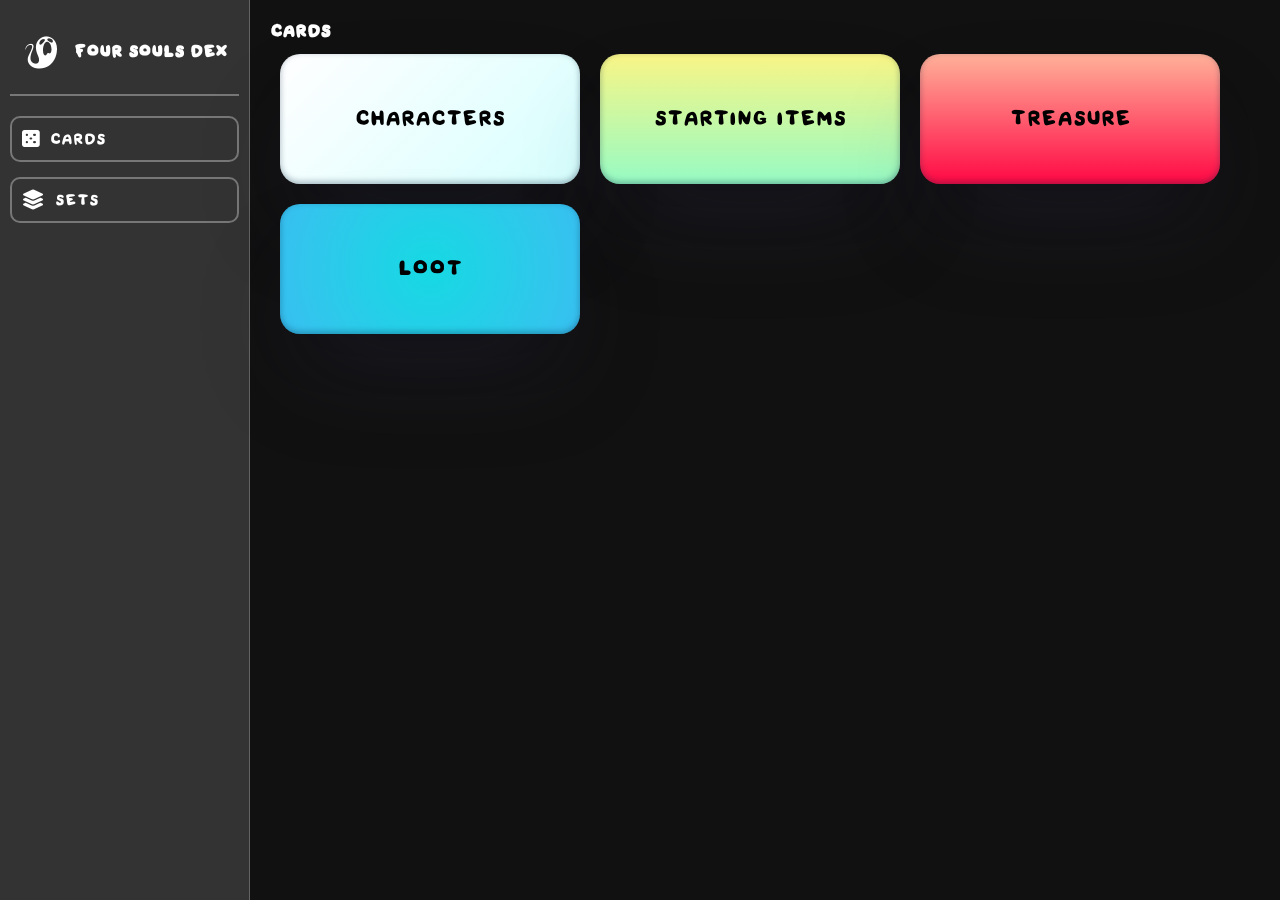
<file: index.html>
<!DOCTYPE html>
<html lang="en">
<head>
    <meta charset="UTF-8">
    <meta name="viewport" content="width=device-width, initial-scale=1.0">
    <title>FourSoulsDex</title>
    <link rel="stylesheet" href="styles/estilos.css">
    <link rel="stylesheet" href="https://cdnjs.cloudflare.com/ajax/libs/font-awesome/6.7.2/css/all.min.css">
</head>
<body>

    <main>
        <!-- Menú -->
        <section id="menu">
            <!-- Logo Contenedor-->
            <div id="logo-cont">
                <img id="image-logo" src="assets/logo.png">
                <h1 id="text-logo">Four Souls Dex</h1>
            </div>
            <hr>
            <!--.........-->
            <!-- CARDS CONTAINER -->
            <div class="container-btn">
                <!-- BOTON CARDS-->
                <button class="btn-menu" data-section="cards">
                    <i class="fa-solid fa-dice-five fa-xl" style="color: rgb(255, 255, 255);"></i>
                    <span>Cards</span>
                </button>
                <!-- BOTON SETS-->
                <button class="btn-menu" data-section="sets">
                    <i class="fa-solid fa-layer-group fa-xl" style="color: rgb(255, 255, 255);"></i>
                    <span>Sets</span>
                </button>
            </div>
        </section>
        <!-- CONTENIDO PRINCIPAL -->
         <section id="contenido-principal">

            <!-- Cards -->
            <div id="cards" class="seccion-contenido active">
                <h1>Cards</h1>
                <div class="cards-container">
                    <button id="btn-char" class="cards-select" onclick="window.location.href='characters.html'">
                        <span>Characters</span>
                    </button>
                    <!-- BOTON DE STARTING ITEMS-->
                    <button id="btn-eternal" class="cards-select">
                        <span>Starting items</span>
                    </button>
                    <!-- TESOROS-->
                     <button id="btn-tesoro" class="cards-select">
                        <span>Treasure</span>
                     </button>
                     <!-- LOOT -->
                      <button id="btn-loot" class="cards-select">
                        <span>Loot</span>
                      </button>
                </div>
            </div>

            <!-- Sets-->
             <div id="sets" class="seccion-contenido">
                <h1> sets </h1>
             </div>
         </section>

    </main>
    
    <script src="scripts/script.js"></script>
</body>
</html>
</file>
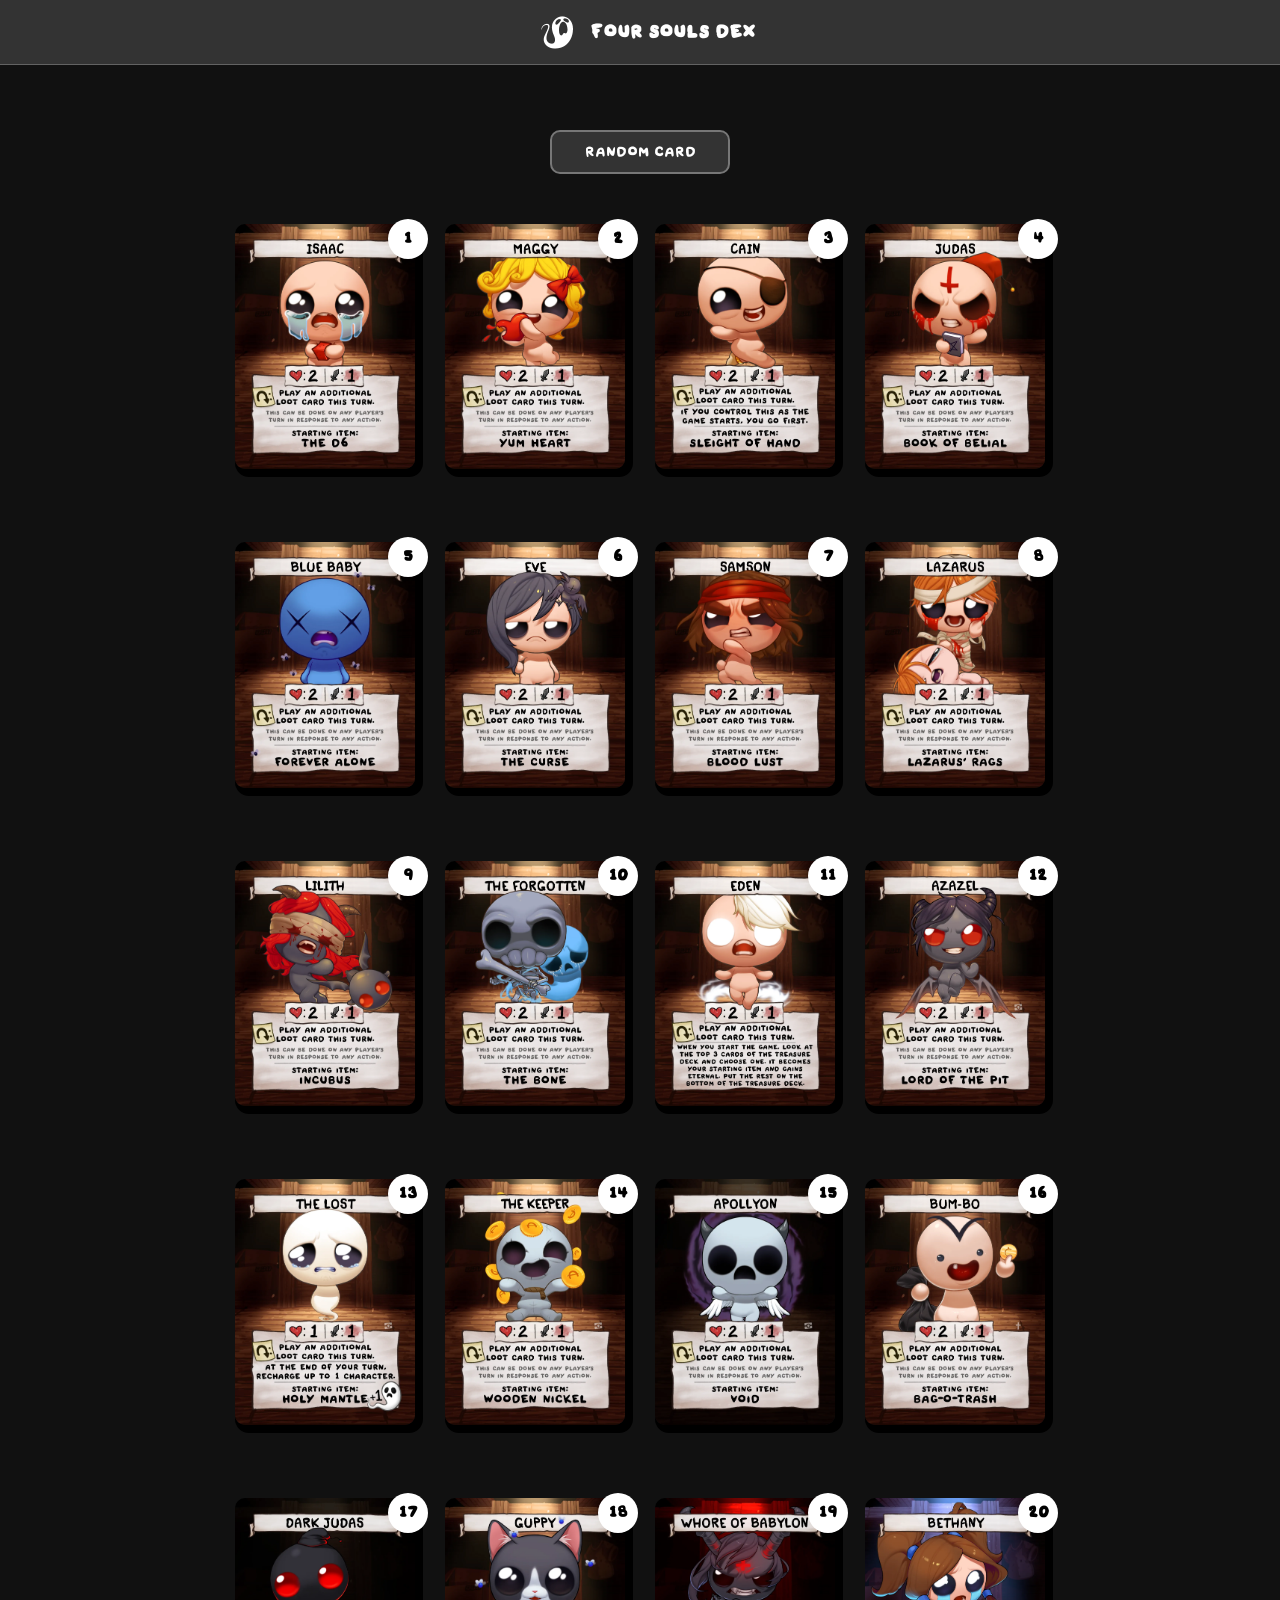
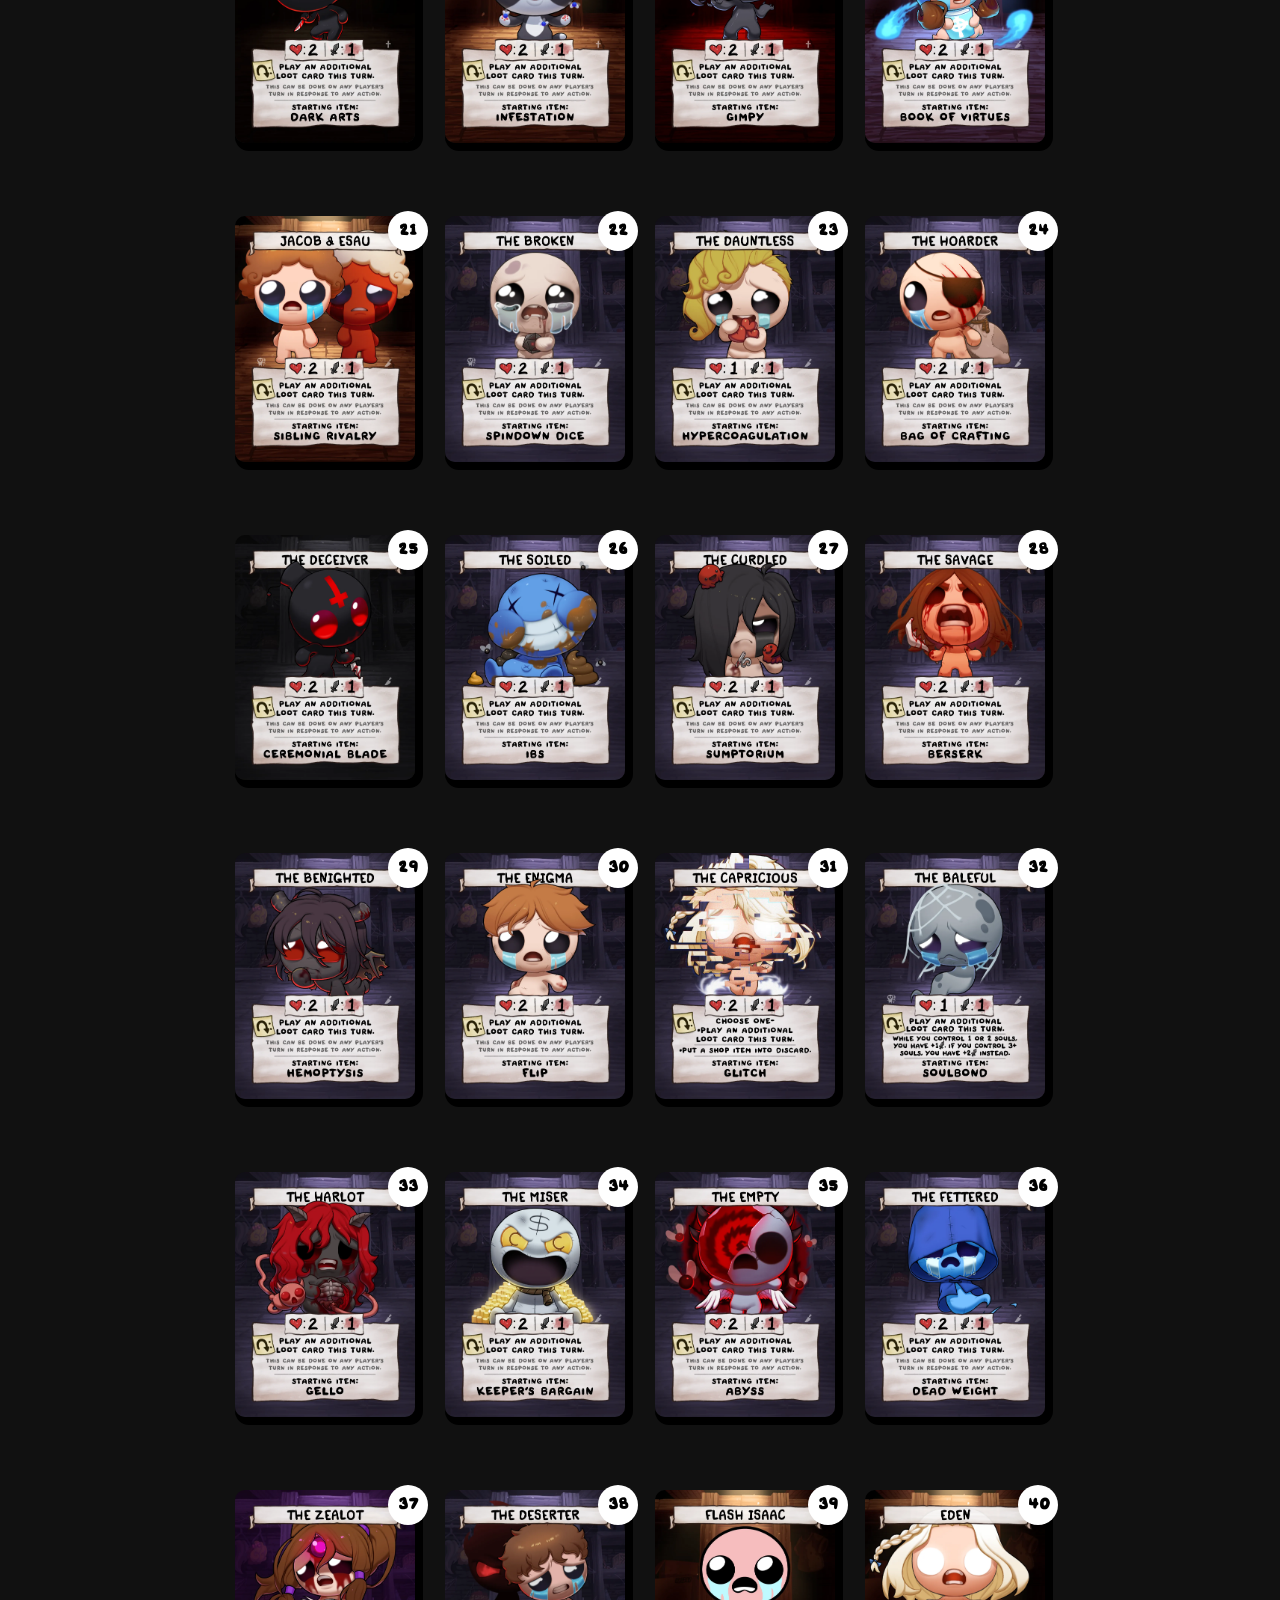
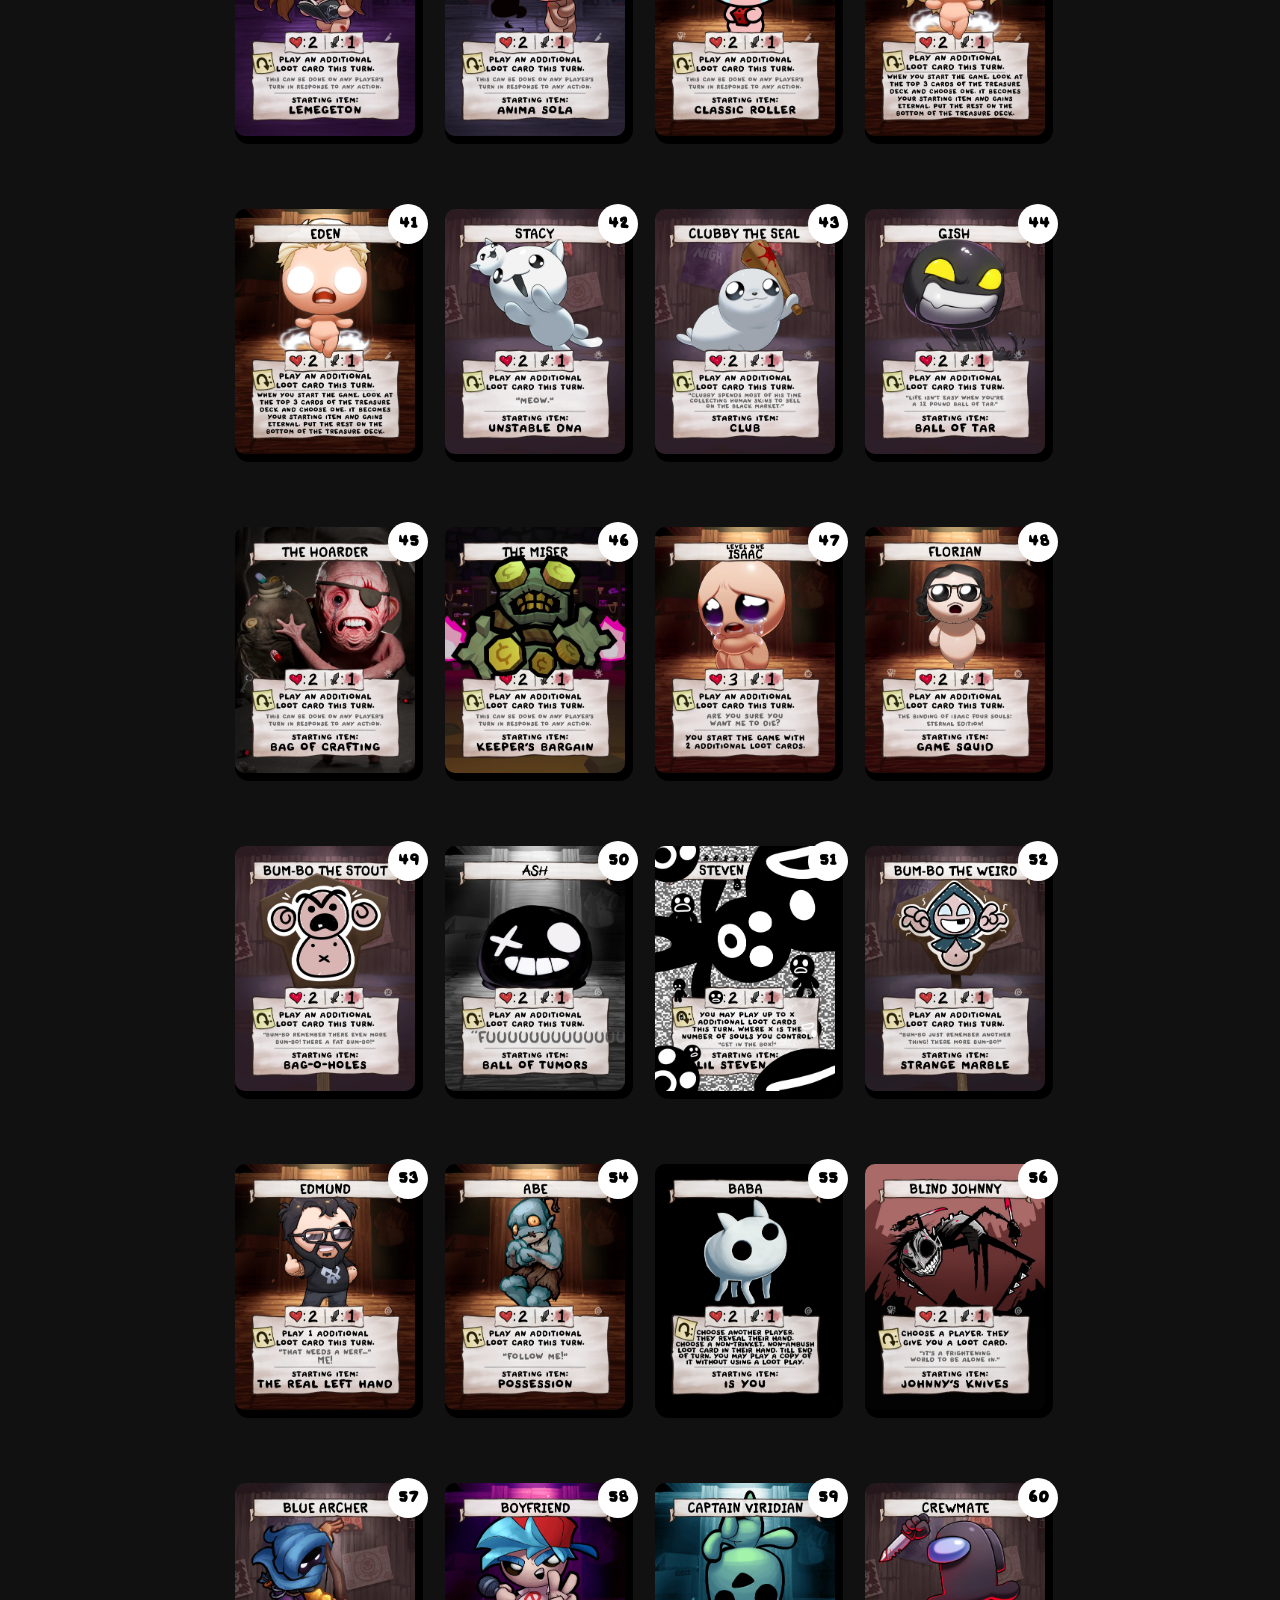
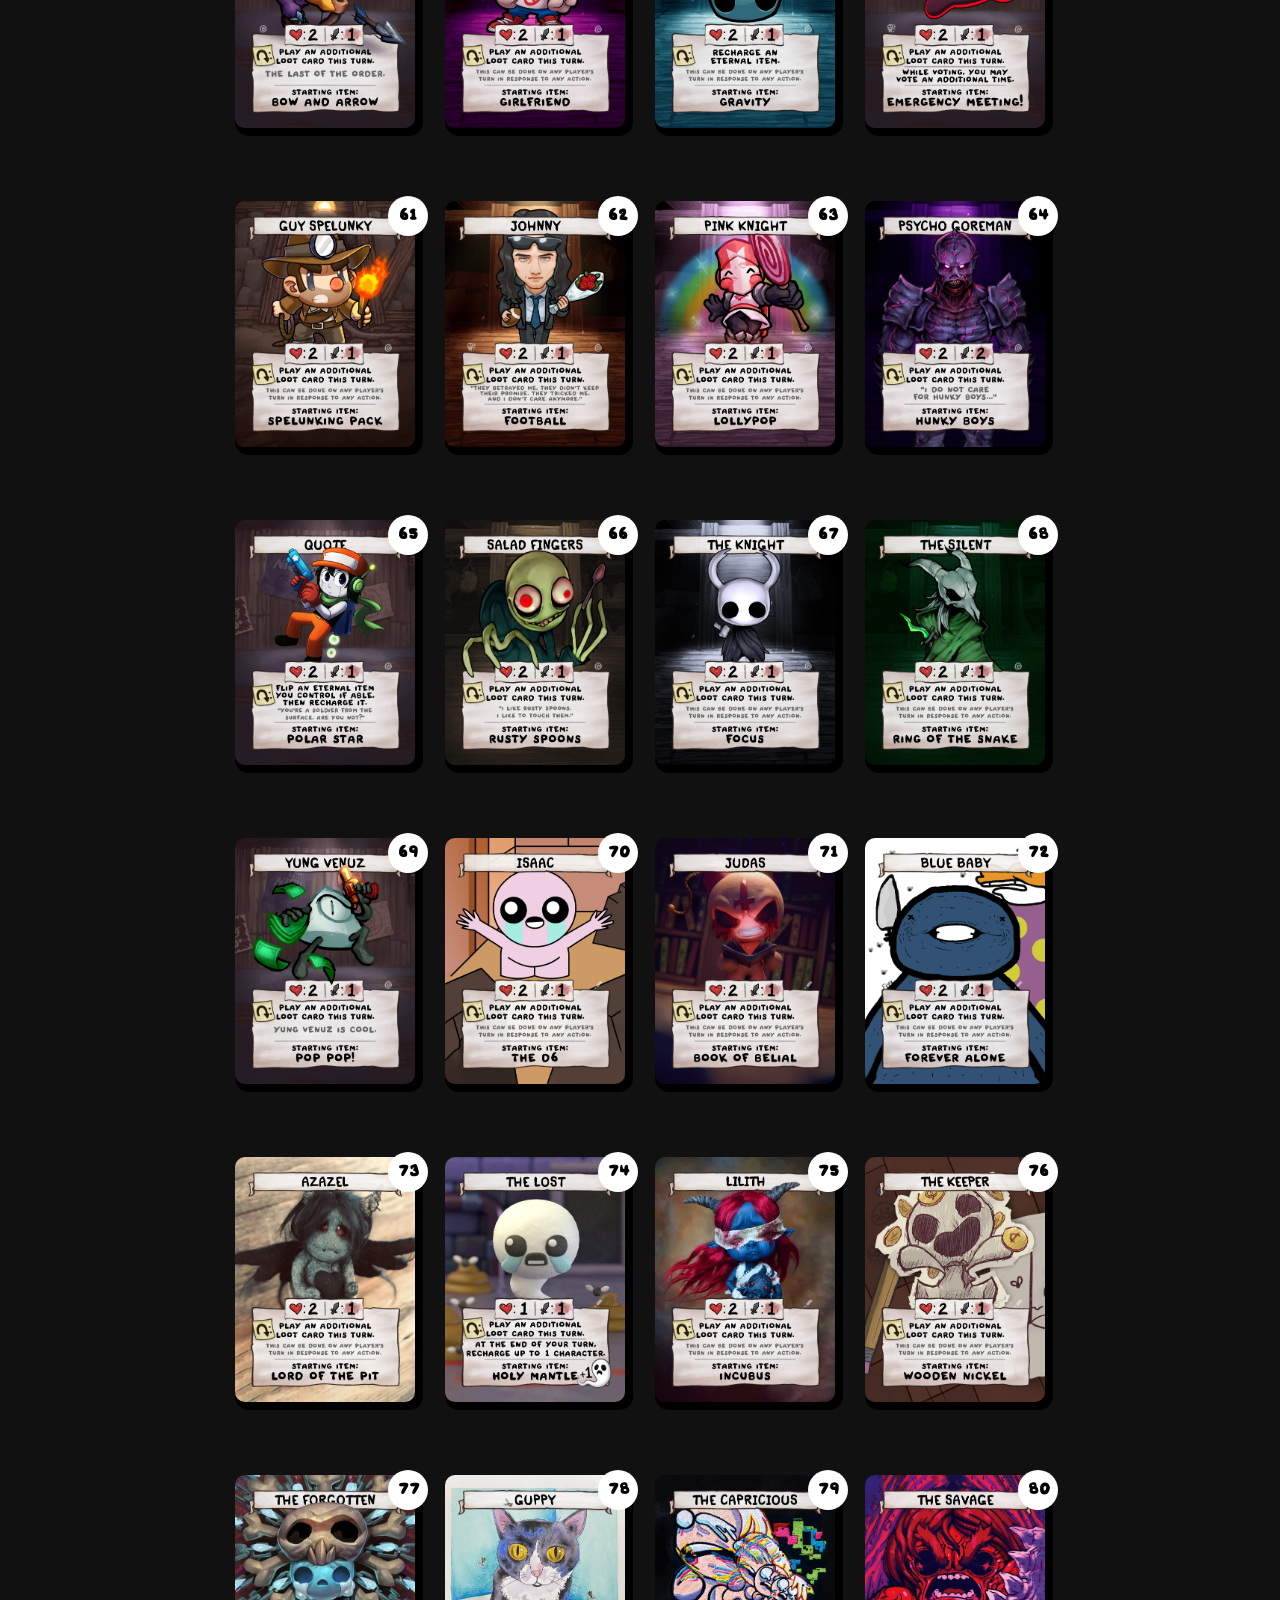
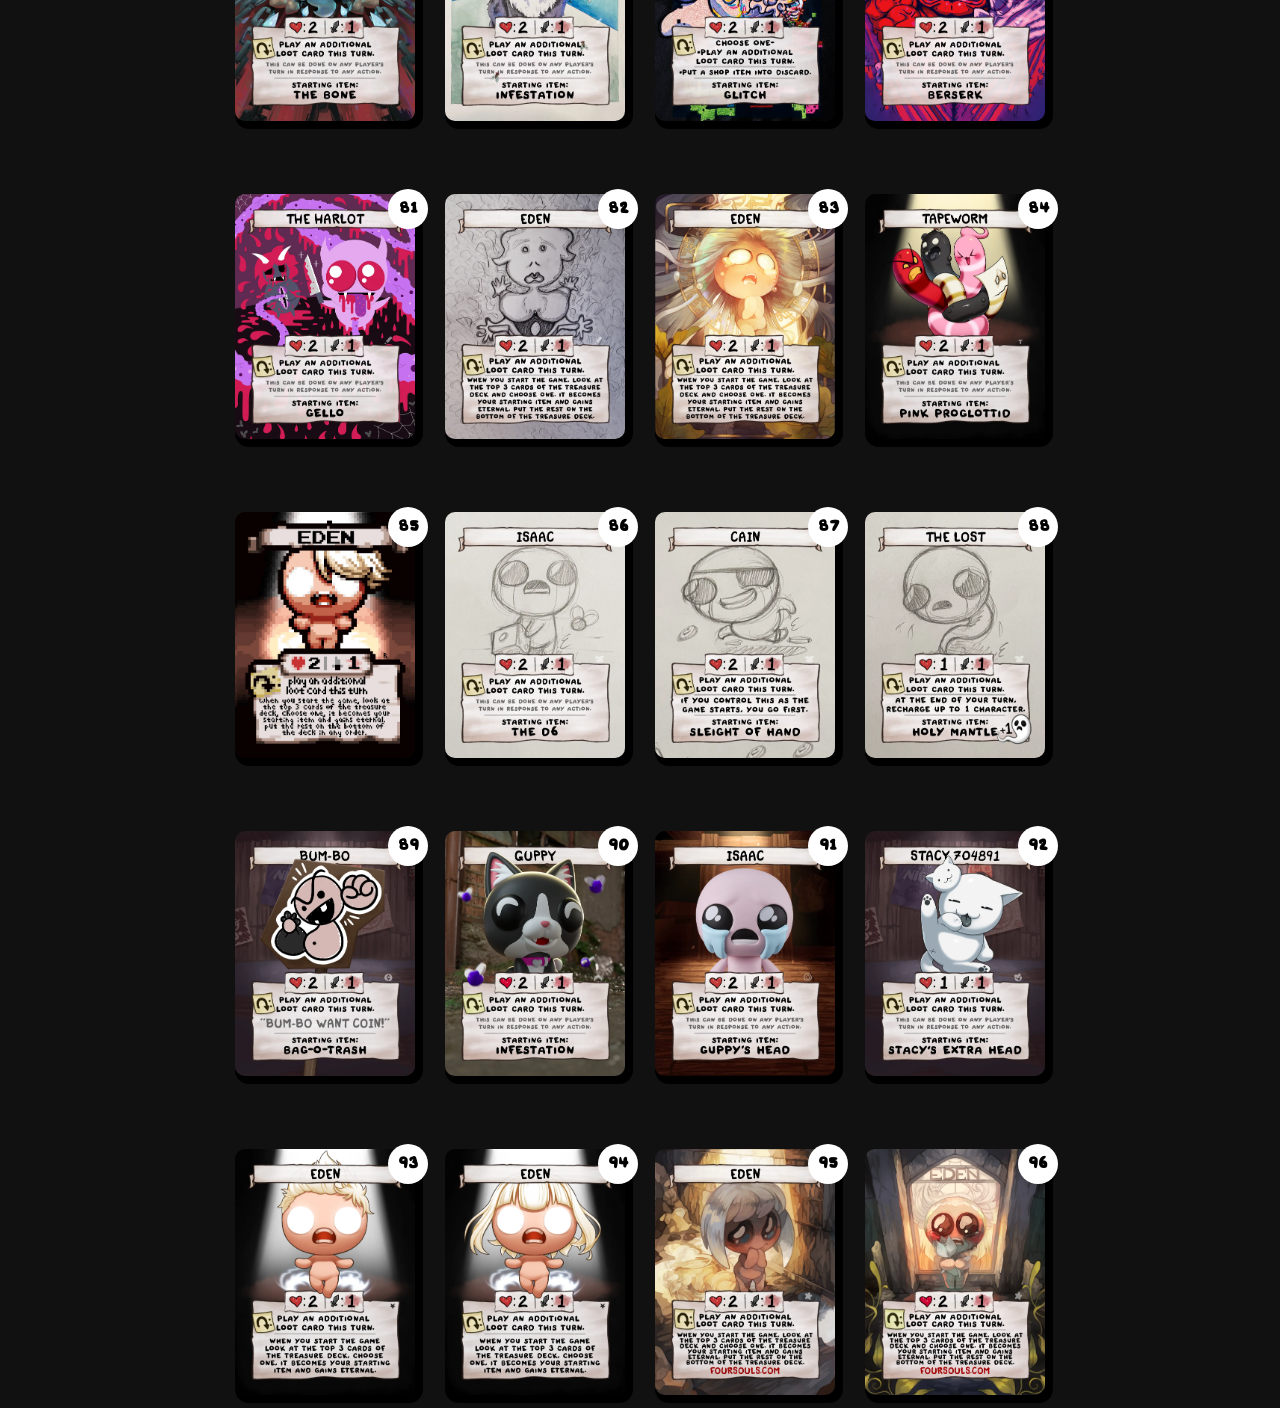
<file: characters.html>
<!DOCTYPE html>
<html lang="en">
<head>
    <meta charset="UTF-8">
    <meta name="viewport" content="width=device-width, initial-scale=1.0">
    <title>Characters Search</title>
    <link rel="stylesheet" href="styles/characters/estilos.css">
    <link rel="stylesheet" href="https://cdnjs.cloudflare.com/ajax/libs/font-awesome/6.7.2/css/all.min.css">
</head>
<body>
    <nav>
        <div class="logo-cont">
            <img class="logo-img" src="assets/logo.png">
            <h1 class="logo-text">Four Souls Dex</h1>
        </div>
    </nav>

    <main>
            <section id="butons-cont">
                <button id="btn-rand">
                    <span>Random Card</span>
                </button>
            </section>

            <section id="cards-cont">
            </section>
    </main>

    <script src="scripts/characters/script.js"></script>
</body>
</html>
</file>
<file: styles/estilos.css>
@font-face {
    font-family: isaac;
    src: url('/assets/fonts/Font_soulsV2_Body-Regular.ttf');
}

* {
    margin: 0;
    padding: 0;
    box-sizing: border-box;
    font-family: isaac;
}

/**==== DECLARACIÓN DE VARIABLES =====**
/****/
:root {
    --color-fondo: #111111;
    --color-sec: #333333;
}

/**==== BODY ====**/
/****/

body {
    background-color: var(--color-fondo);
}

main {
    display: flex;
}

/**==== MENU ====**/
/****/

.menu {
    flex: 0 0 250px;
    background-color: var(--color-sec); color: white;
    max-width: 250px; height: 100vh;
    padding: 10px;
    align-items: center; justify-content: center;
    border-right: 1px solid rgb(99, 99, 99);
}
/* .......... */
/* CONTENEDOR DEL LOGO */
.logo-cont {
    display: flex; flex-direction: row; flex-wrap: wrap;
    align-content:flex-start; align-items: center;
    margin-top: 10px; margin-right: 5px;
}
/* IMAGEN DEL LOGO */
.logo-image {
    width: 64px;
    pointer-events: none;
}
/* TEXTO DEL LOGO */
.logo-text {
    font-size: 23px; font-weight: bold;
    pointer-events:none;
}
/* hr */
hr {
    margin-top: 10px;
    border: none;
    height: 2px;
    background-color: #777;
}

/**==== MENU BTN ====**/
/****/
/* CONTENEDOR DEL BTN MENU */
.container-btn {
    margin-top: 20px;
    border: none;
}
/* BTN menu */
.btn-menu{
    display: flex;
    background-color: #333333; color: white;
    width: 100%; max-width: 100%; height: auto;
    padding: 10px; margin-top: 15px;
    border: 2px solid #777; border-radius: 10px;
    align-items: center; gap: 10px;
    transition: all 0.1s;
}
/* BTN menu HOVER */
.btn-menu:hover {
    background-color: #252525;
}
/* BTN menu SPAN */
.btn-menu span {
    font-size: 22px;
}

/**==== SECCIONES ====**/
/****/

#contenido-principal {
    flex: 1;
    background-color: var(--color-fondo);
    color: white;
}

.seccion-contenido {
    display: none;
    padding: 20px;
}

.seccion-contenido.active {
    display: block;
}

/**==== CARDS ====**/
/****/
/* CONTENEDOR DE BOTONES */
.cards-container { 
    display: flex; flex-wrap: wrap;
    max-width: 1000px; height: fit-content;
}
/* BOTONES */
.cards-select {
    padding: 50px; margin: 10px;
    width: 100%; max-width: 300px;
    border: none; border-radius: 20px;
    box-shadow: rgba(50, 50, 93, 0.25) 0px 50px 100px -20px, rgba(0, 0, 0, 0.3) 0px 30px 60px -30px, rgba(10, 37, 64, 0.35) 0px -2px 6px 0px inset;
    font-size: 30px;
    transition: all 0.3s;
}
.cards-select:hover {
    filter: brightness(0.6);
}
/* BOTON DE PERSONAJES */
#btn-char {
    background-image: linear-gradient(-225deg, #FFFEFF 0%, #D7FFFE 100%);
}
/* BOTON DE CARTAS ETERNAS */
#btn-eternal {
    background-image: linear-gradient(to top, #96fbc4 0%, #f9f586 100%);
}
/* BOTON DE TESOROS */
#btn-tesoro {
    background-image: linear-gradient(to top, #ff0844 0%, #ffb199 100%);
}
/* BOTON DE LOOT */
#btn-loot {
    background-image: radial-gradient(circle 248px at center, #16d9e3 0%, #30c7ec 47%, #46aef7 100%);
}
</file>
<file: styles/characters/estilos.css>
@font-face {
    font-family: isaac;
    src: url('/assets/fonts/Font_soulsV2_Body-Regular.ttf');
}
* {
    margin: 0;
    padding: 0;
    box-sizing: border-box;
    font-family: isaac;
}

/**==== DECLARACIÓN DE VARIABLES =====**
/****/
:root {
    --color-fondo: #111111;
    --color-sec: #333333;
}

/**==== BODY =====**
/****/
body {
    background-color: var(--color-fondo);
}

/**==== Nav =====**
/****/

/* CONTENEDOR LOGO */
.logo-cont {
    display: flex;
    color: white; background-color: var(--color-sec);
    border-bottom: 1px solid rgb(99, 99, 99);
    justify-content: center; align-items: center;
}
/* LOGO IMAGEN */
.logo-img {
    width: 64px; height: auto;
}
/* LOGO TEXTO */
.logo-text {
    font-size: 25px;
}

/**==== Cards =====**
/****/

#cards-cont {
    display: flex; flex-direction: row;
    align-items: center; justify-content: center;
    margin: 0px auto 0; gap: 30px; padding: 10px;
    max-width: 900px;
    flex-wrap: wrap;
}

.card-img {
    max-width: 180px; height: auto;
    border: none; border-radius: 10px;
    box-shadow: 4px 4px 0px 4px black;
}

/* NUMERO DE LA CARD */
.numContainer {
    position: relative; top: 35px; left: 85%;
    background-color: white;
    padding: 10px;
    border: none; border-radius: 50%;
    width: 40px; height: 40px;
    text-align: center;
}

.numCard {
    font-size: 20px;
}

/** BUTONS **/

.btnCont {
    display: flex;
    margin-top: 50px;
    justify-content: center;
}

.btnRand {
    background-color: #333333; color: white;
    width: 180px; max-width: 250px; height: auto;
    padding: 10px; margin-top: 15px;
    border: 2px solid #777; border-radius: 10px;
    font-size: 20px;
}
</file>
